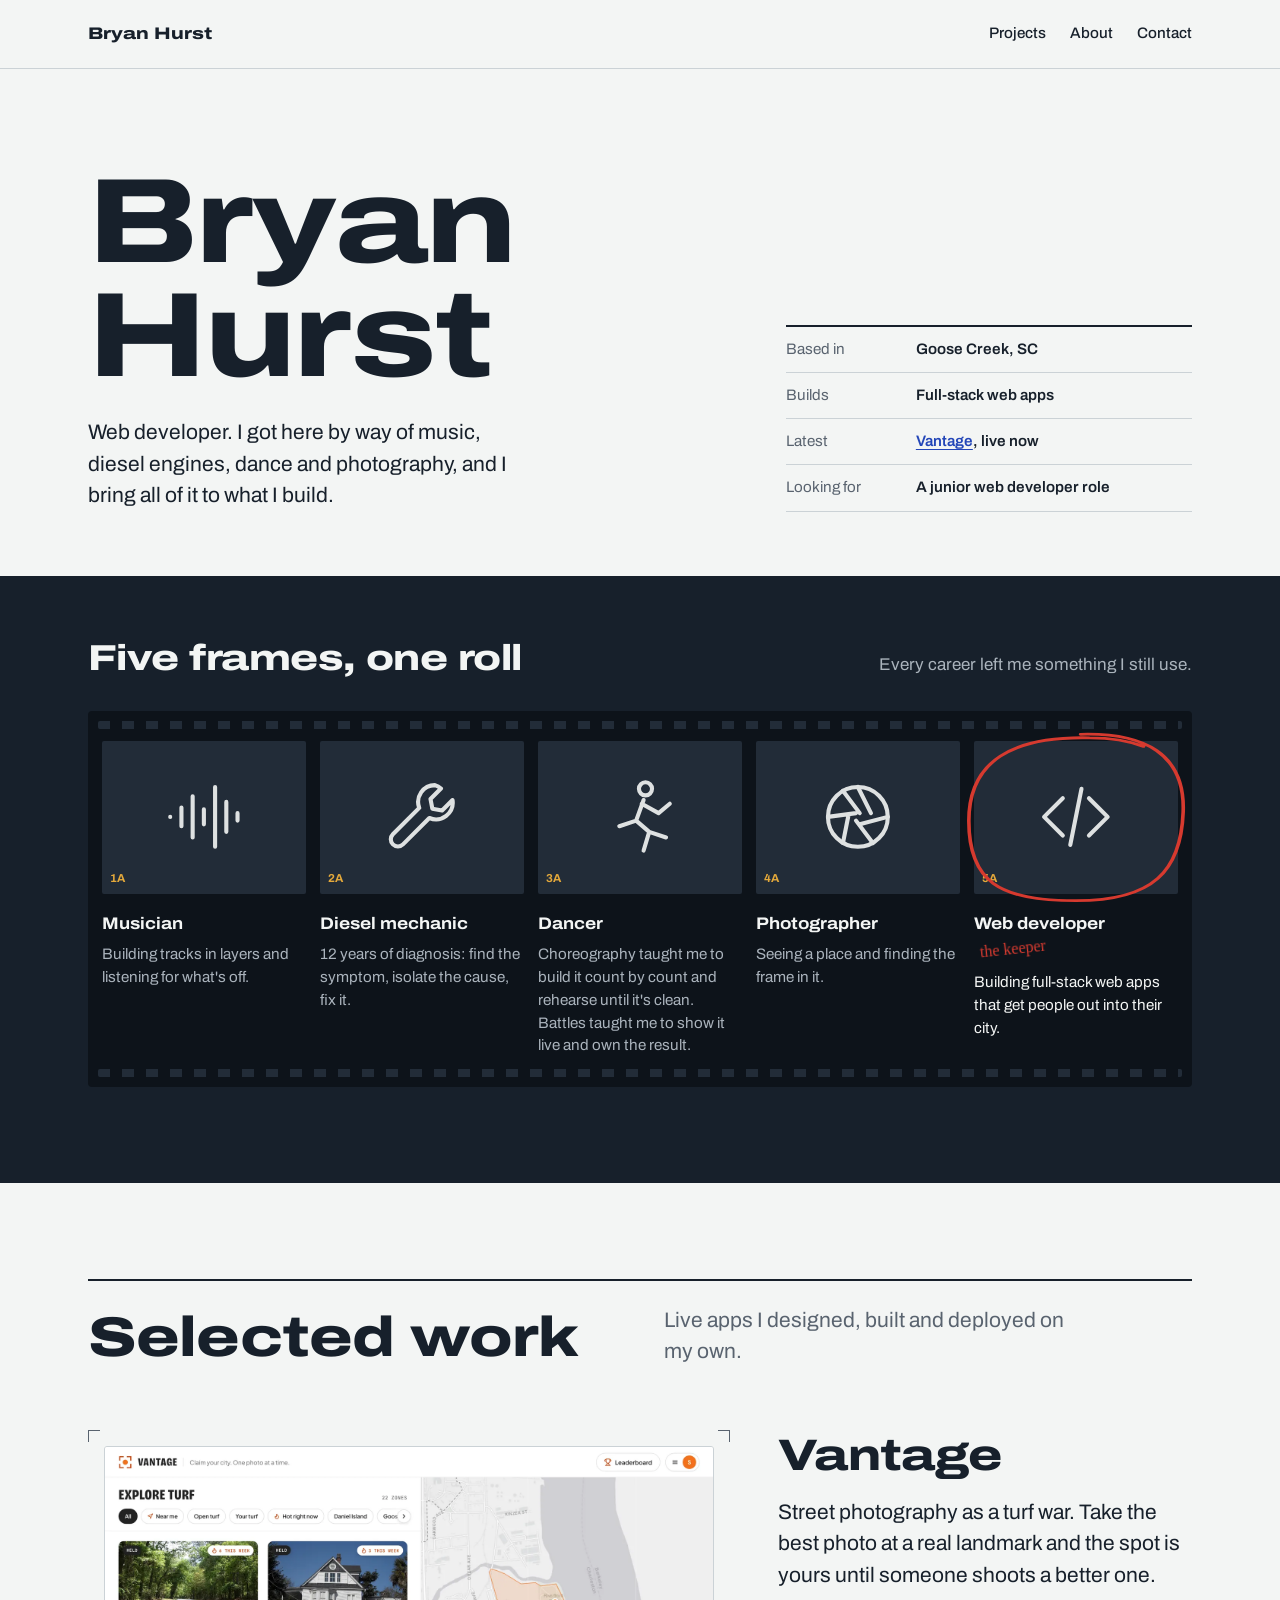
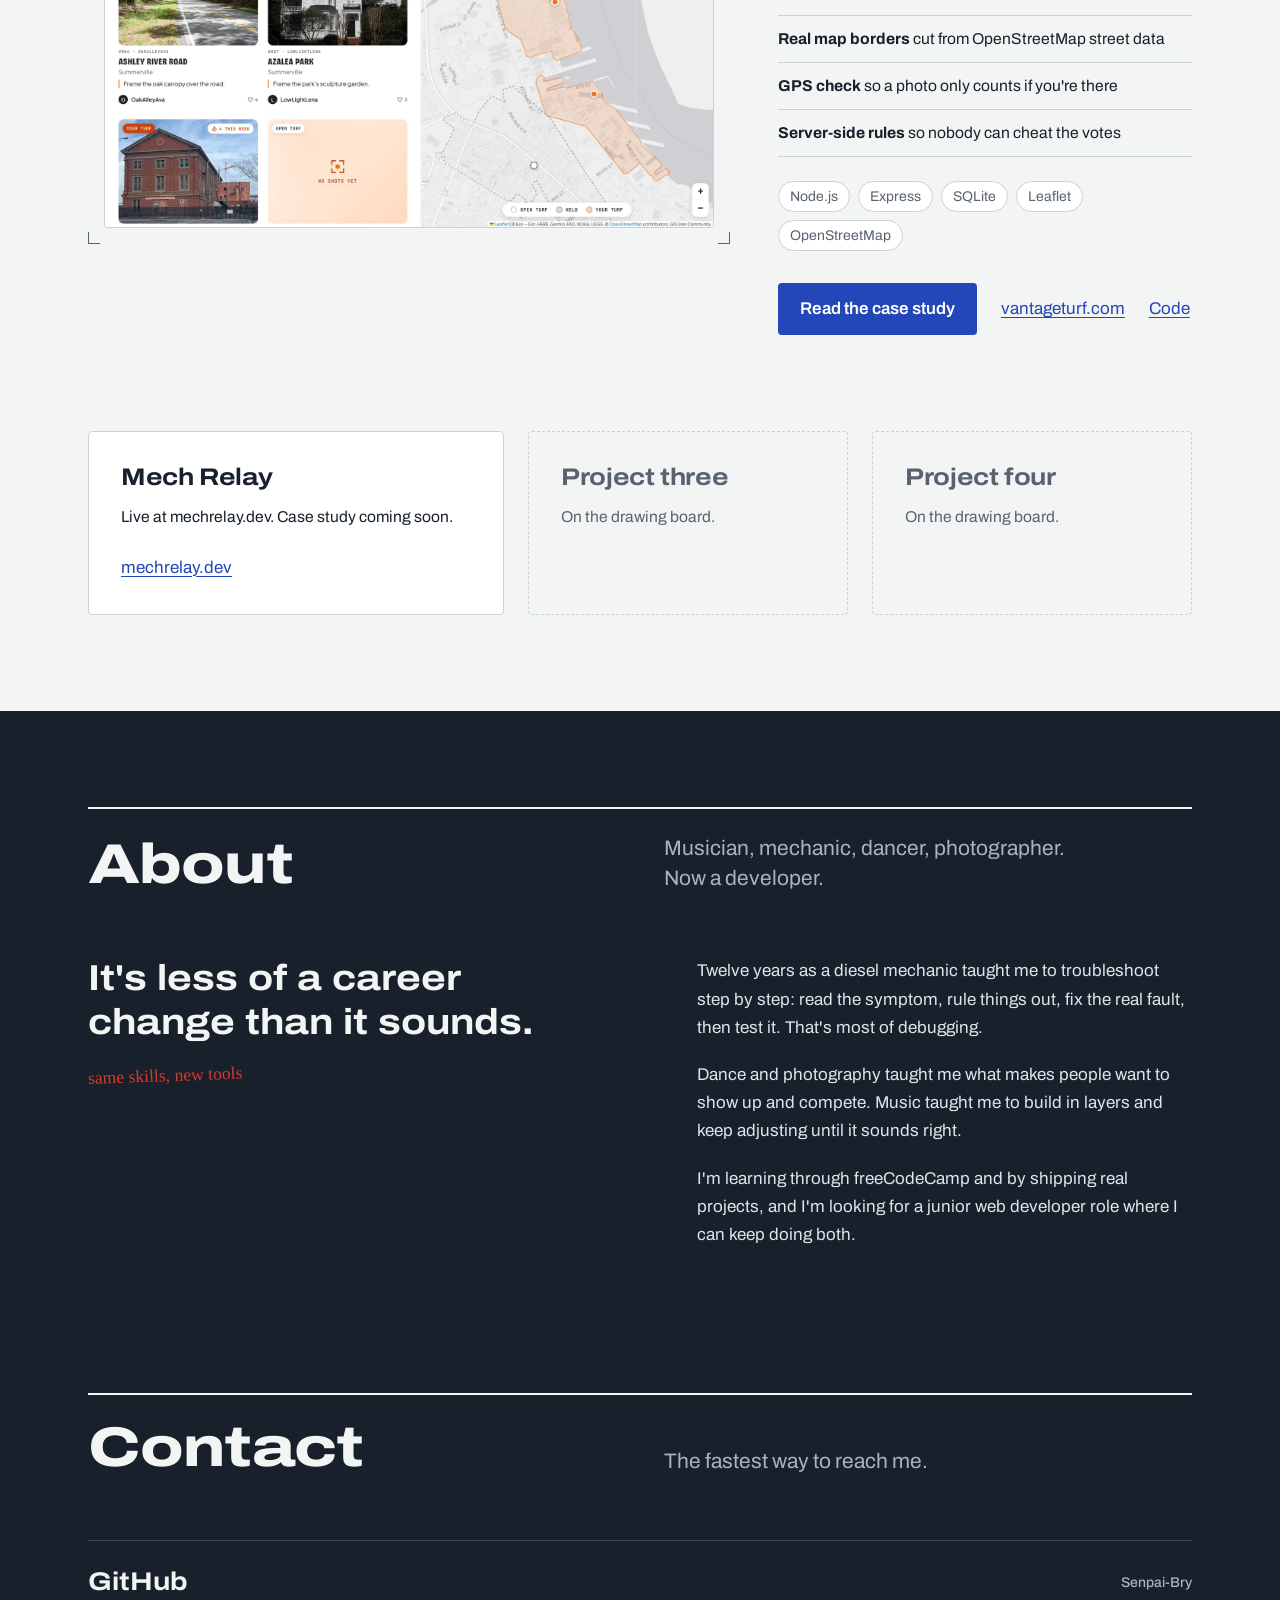
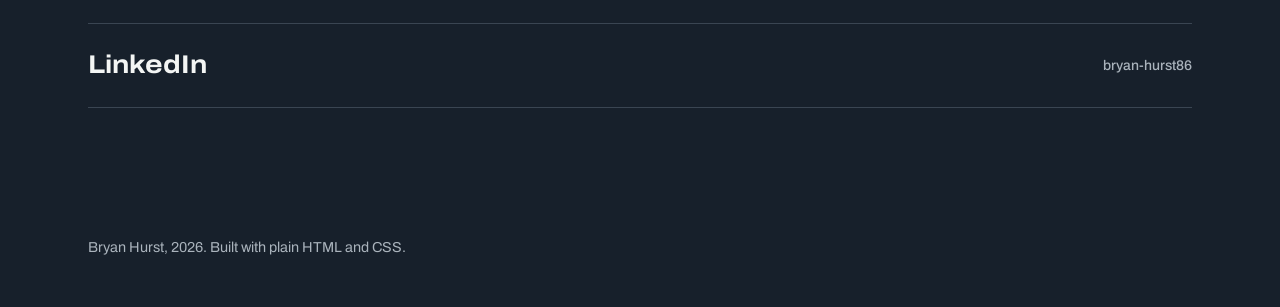
<file: index.html>
<!DOCTYPE html>
<html lang="en">
<head>
  <meta charset="UTF-8">
  <meta name="viewport" content="width=device-width, initial-scale=1">
  <title>Bryan Hurst | Web developer</title>
  <meta name="description" content="Bryan Hurst is a web developer in Goose Creek, SC. Musician, diesel mechanic, dancer and photographer turned coder.">
  <link rel="preconnect" href="https://fonts.googleapis.com">
  <link rel="preconnect" href="https://fonts.gstatic.com" crossorigin>
  <link href="https://fonts.googleapis.com/css2?family=Archivo:wdth,wght@62..125,400..800&family=Permanent+Marker&display=swap" rel="stylesheet">
  <link rel="stylesheet" href="styles.css">
</head>
<body>

  <header class="site-header">
    <div class="wrap">
      <a class="brand" href="index.html">Bryan Hurst</a>
      <nav class="site-nav" aria-label="Main">
        <a href="#projects">Projects</a>
        <a href="#about" class="hide-sm">About</a>
        <a href="#contact">Contact</a>
      </nav>
    </div>
  </header>

  <main>
    <!-- ============ HERO ============ -->
    <section class="hero">
      <div class="wrap hero-grid">
        <div>
          <h1>Bryan Hurst</h1>
          <p class="lede">Web developer. I got here by way of music, diesel engines, dance and photography, and I bring all of it to what I build.</p>
        </div>
        <dl class="plate" aria-label="Quick facts">
          <div><dt>Based in</dt><dd>Goose Creek, SC</dd></div>
          <div><dt>Builds</dt><dd>Full-stack web apps</dd></div>
          <div><dt>Latest</dt><dd><a href="vantage.html">Vantage</a>, live now</dd></div>
          <div><dt>Looking for</dt><dd>A junior web developer role</dd></div>
        </dl>
      </div>
    </section>

    <!-- ============ CONTACT SHEET: the career path ============ -->
    <section class="sheet-band" aria-labelledby="path-title">
      <div class="wrap">
        <div class="intro">
          <h2 id="path-title">Five frames, one roll</h2>
          <p>Every career left me something I still use.</p>
        </div>

        <ol class="strip">
          <li class="frame">
            <div class="shot-box">
              <svg class="icon" viewBox="0 0 48 48" aria-hidden="true"><path d="M6 24v0M12 19v10M18 13v22M24 20v8M30 8v32M36 16v16M42 22v4"/></svg>
              <span class="edge">1A</span>
            </div>
            <span class="role">Musician</span>
            <p>Building tracks in layers and listening for what's off.</p>
          </li>
          <li class="frame">
            <div class="shot-box">
              <svg class="icon" viewBox="0 0 48 48" aria-hidden="true"><path d="M31 7a9 9 0 0 0-8.4 12.2L8.5 33.3a3.8 3.8 0 0 0 5.4 5.4L28 24.6A9 9 0 0 0 40.4 15l-5.6 5.6-5.2-1-1-5.2L34.2 8.8A9 9 0 0 0 31 7z"/></svg>
              <span class="edge">2A</span>
            </div>
            <span class="role">Diesel mechanic</span>
            <p>12 years of diagnosis: find the symptom, isolate the cause, fix it.</p>
          </li>
          <li class="frame">
            <div class="shot-box">
              <svg class="icon" viewBox="0 0 48 48" aria-hidden="true"><circle cx="27" cy="9" r="3.5"/><path d="M26 15l-4 11 7 6-3 10M22 26l-9 3M25 17l9 5 6-5M29 32l9 3"/></svg>
              <span class="edge">3A</span>
            </div>
            <span class="role">Dancer</span>
            <p>Choreography taught me to build it count by count and rehearse until it's clean. Battles taught me to show it live and own the result.</p>
          </li>
          <li class="frame">
            <div class="shot-box">
              <svg class="icon" viewBox="0 0 48 48" aria-hidden="true"><circle cx="24" cy="24" r="16"/><path d="M24 8l7 14M40 24l-15 4M32 38l-9-12M16 38l3-15M8 24l15-2M16 10l9 12"/></svg>
              <span class="edge">4A</span>
            </div>
            <span class="role">Photographer</span>
            <p>Seeing a place and finding the frame in it.</p>
          </li>
          <li class="frame keeper">
            <div class="shot-box">
              <svg class="icon" viewBox="0 0 48 48" aria-hidden="true"><path d="M17 14L7 24l10 10M31 14l10 10-10 10M27 9l-6 30"/></svg>
              <span class="edge">5A</span>
              <svg class="circle" viewBox="0 0 100 100" preserveAspectRatio="none" aria-hidden="true">
                <path pathLength="1" d="M52 3C80 2 98 14 97 47S84 97 50 97 3 86 3 52 22 4 56 5c10 0 18 2 24 5"/>
              </svg>
            </div>
            <span class="role">Web developer <span class="note hand" aria-hidden="true">the keeper</span></span>
            <p>Building full-stack web apps that get people out into their city.</p>
          </li>
        </ol>
      </div>
    </section>

    <!-- ============ PROJECTS ============ -->
    <section class="section" id="projects">
      <div class="wrap">
        <div class="section-head">
          <h2>Selected work</h2>
          <p>Live apps I designed, built and deployed on my own.</p>
        </div>

        <article class="feature">
          <a href="vantage.html" class="print" aria-label="Read the Vantage case study">
            <img src="images/vantage-02-turf-map-desktop.webp" width="1600" height="1000"
                 alt="Vantage turf map: two zones in North Charleston shaded orange, their borders following real streets.">
          </a>
          <div>
            <h3>Vantage</h3>
            <p class="lede">Street photography as a turf war. Take the best photo at a real landmark and the spot is yours until someone shoots a better one.</p>
            <ul class="built" aria-label="Highlights">
              <li><b>Real map borders</b> cut from OpenStreetMap street data</li>
              <li><b>GPS check</b> so a photo only counts if you're there</li>
              <li><b>Server-side rules</b> so nobody can cheat the votes</li>
            </ul>
            <ul class="stack" aria-label="Built with">
              <li>Node.js</li><li>Express</li><li>SQLite</li><li>Leaflet</li><li>OpenStreetMap</li>
            </ul>
            <div class="links">
              <a class="button" href="vantage.html">Read the case study</a>
              <a href="https://vantageturf.com">vantageturf.com</a>
              <a href="https://github.com/Senpai-Bry/vantage">Code</a>
            </div>
          </div>
        </article>

        <div class="more">
          <article class="project">
            <h3>Mech Relay</h3>
            <!-- TODO (Bry): replace this line with a one-sentence description of Mech Relay -->
            <p>Live at mechrelay.dev. Case study coming soon.</p>
            <div class="links"><a href="https://mechrelay.dev">mechrelay.dev</a></div>
          </article>
          <article class="project planned">
            <h3>Project three</h3>
            <p>On the drawing board.</p>
          </article>
          <article class="project planned">
            <h3>Project four</h3>
            <p>On the drawing board.</p>
          </article>
        </div>
      </div>
    </section>

    <!-- ============ ABOUT + CONTACT (dark band) ============ -->
    <div class="dark">
      <section class="section" id="about">
        <div class="wrap">
          <div class="section-head">
            <h2>About</h2>
            <p>Musician, mechanic, dancer, photographer. Now a developer.</p>
          </div>
          <div class="about-grid">
            <p class="pull">It's less of a career change than it sounds.
              <span class="hand" aria-hidden="true">same skills, new tools</span>
            </p>
            <div class="body">
              <p>Twelve years as a diesel mechanic taught me to troubleshoot step by step: read the symptom, rule things out, fix the real fault, then test it. That's most of debugging.</p>
              <p>Dance and photography taught me what makes people want to show up and compete. Music taught me to build in layers and keep adjusting until it sounds right.</p>
              <p>I'm learning through freeCodeCamp and by shipping real projects, and I'm looking for a junior web developer role where I can keep doing both.</p>
            </div>
          </div>
        </div>
      </section>

      <section class="section" id="contact">
        <div class="wrap">
          <div class="section-head">
            <h2>Contact</h2>
            <p>The fastest way to reach me.</p>
          </div>
          <ul class="contact-list">
            <li><a href="https://github.com/Senpai-Bry">GitHub <span>Senpai-Bry</span></a></li>
            <li><a href="https://www.linkedin.com/in/bryan-hurst86" target="_blank" rel="noopener">LinkedIn <span>bryan-hurst86</span></a></li>
            <!-- TODO (Bry): add your email, for example:
            <li><a href="mailto:you@example.com">Email <span>you@example.com</span></a></li>
            -->
          </ul>
        </div>
      </section>

      <footer class="site-footer">
        <div class="wrap">Bryan Hurst, 2026. Built with plain HTML and CSS.</div>
      </footer>
    </div>
  </main>

</body>
</html>
</file>
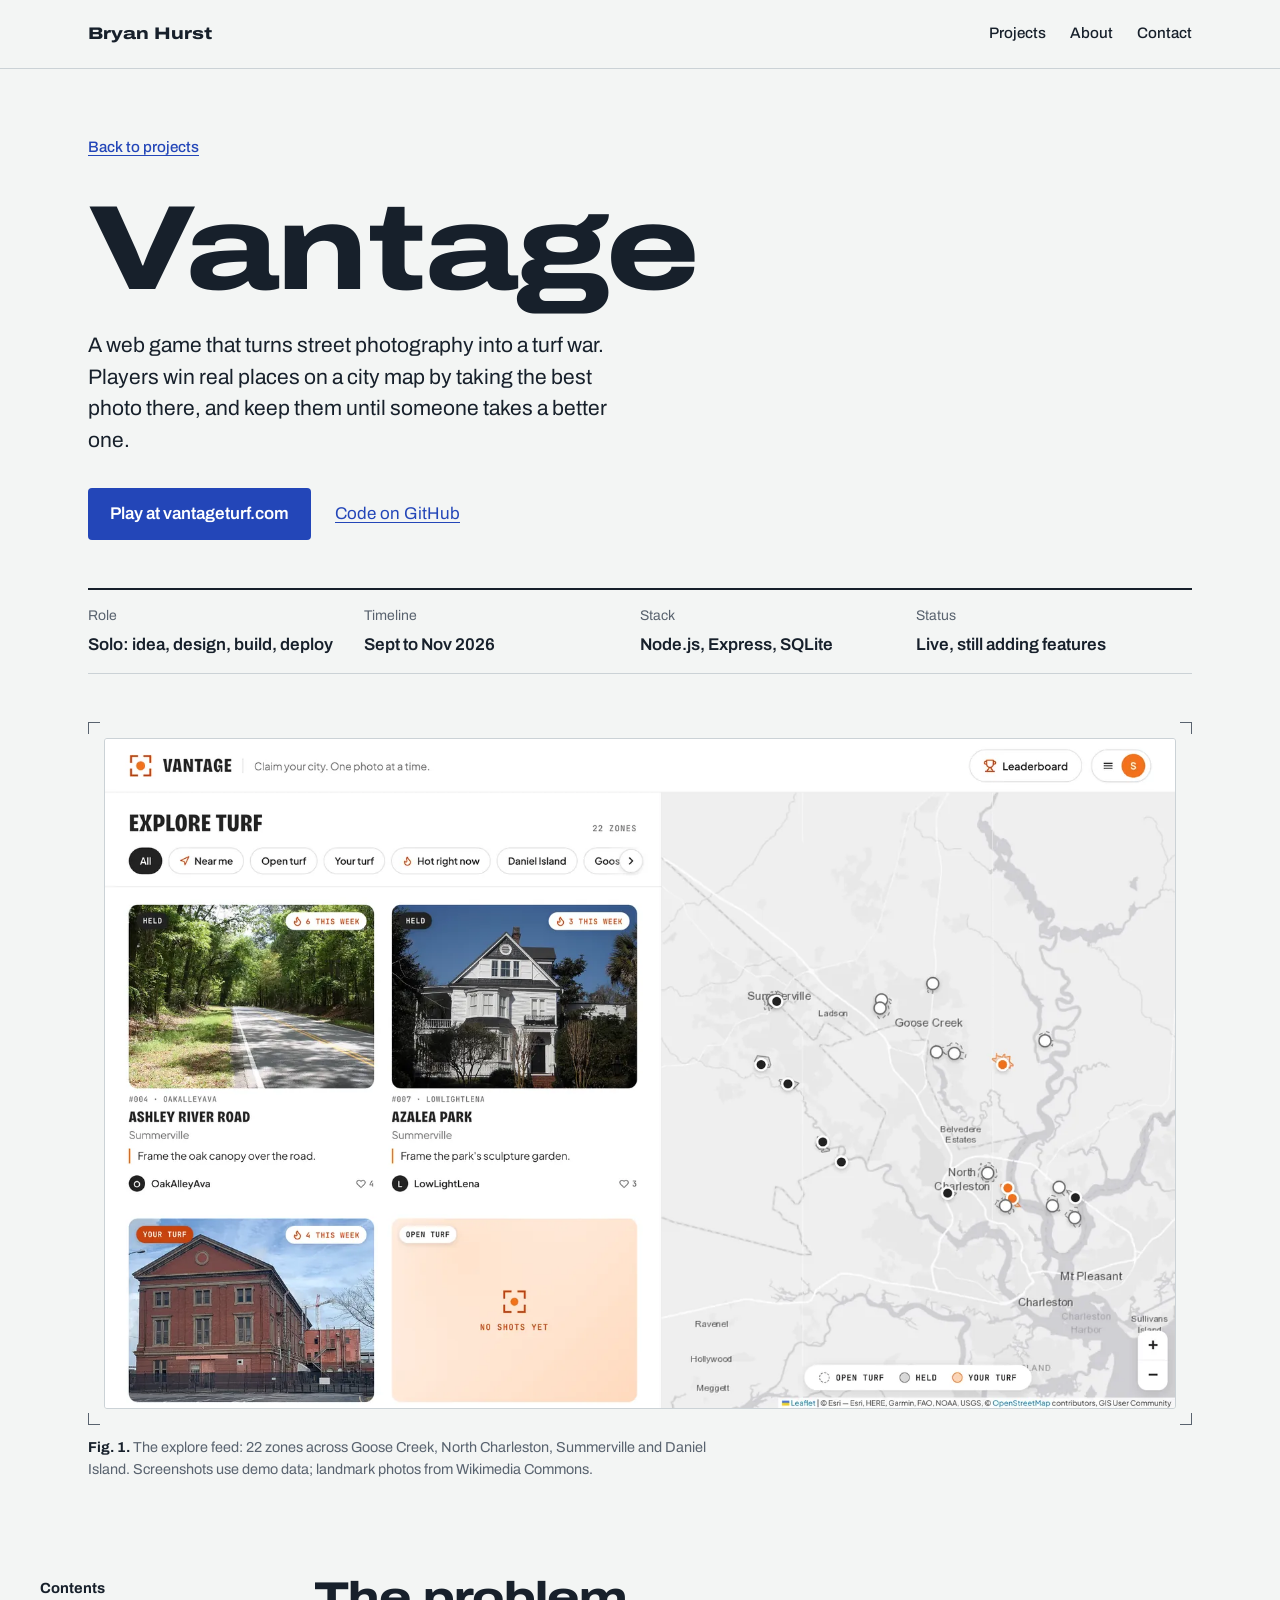
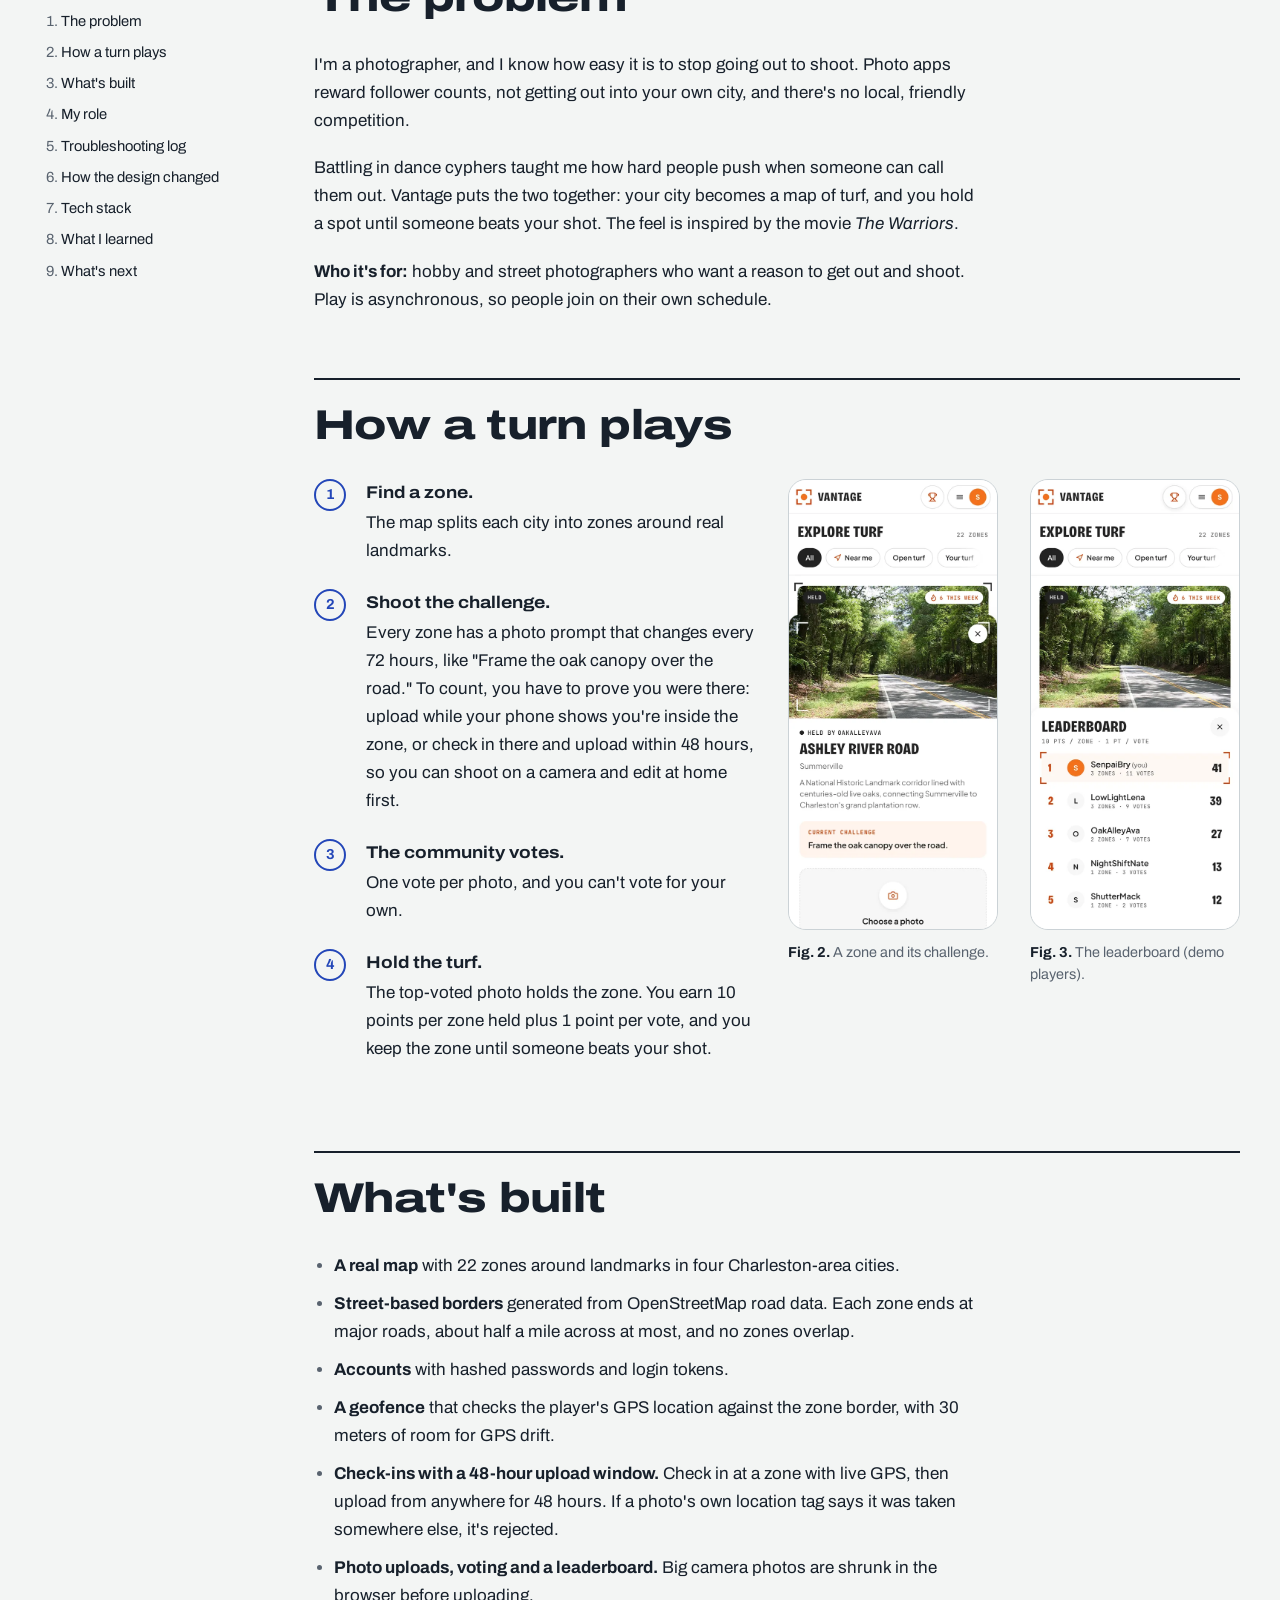
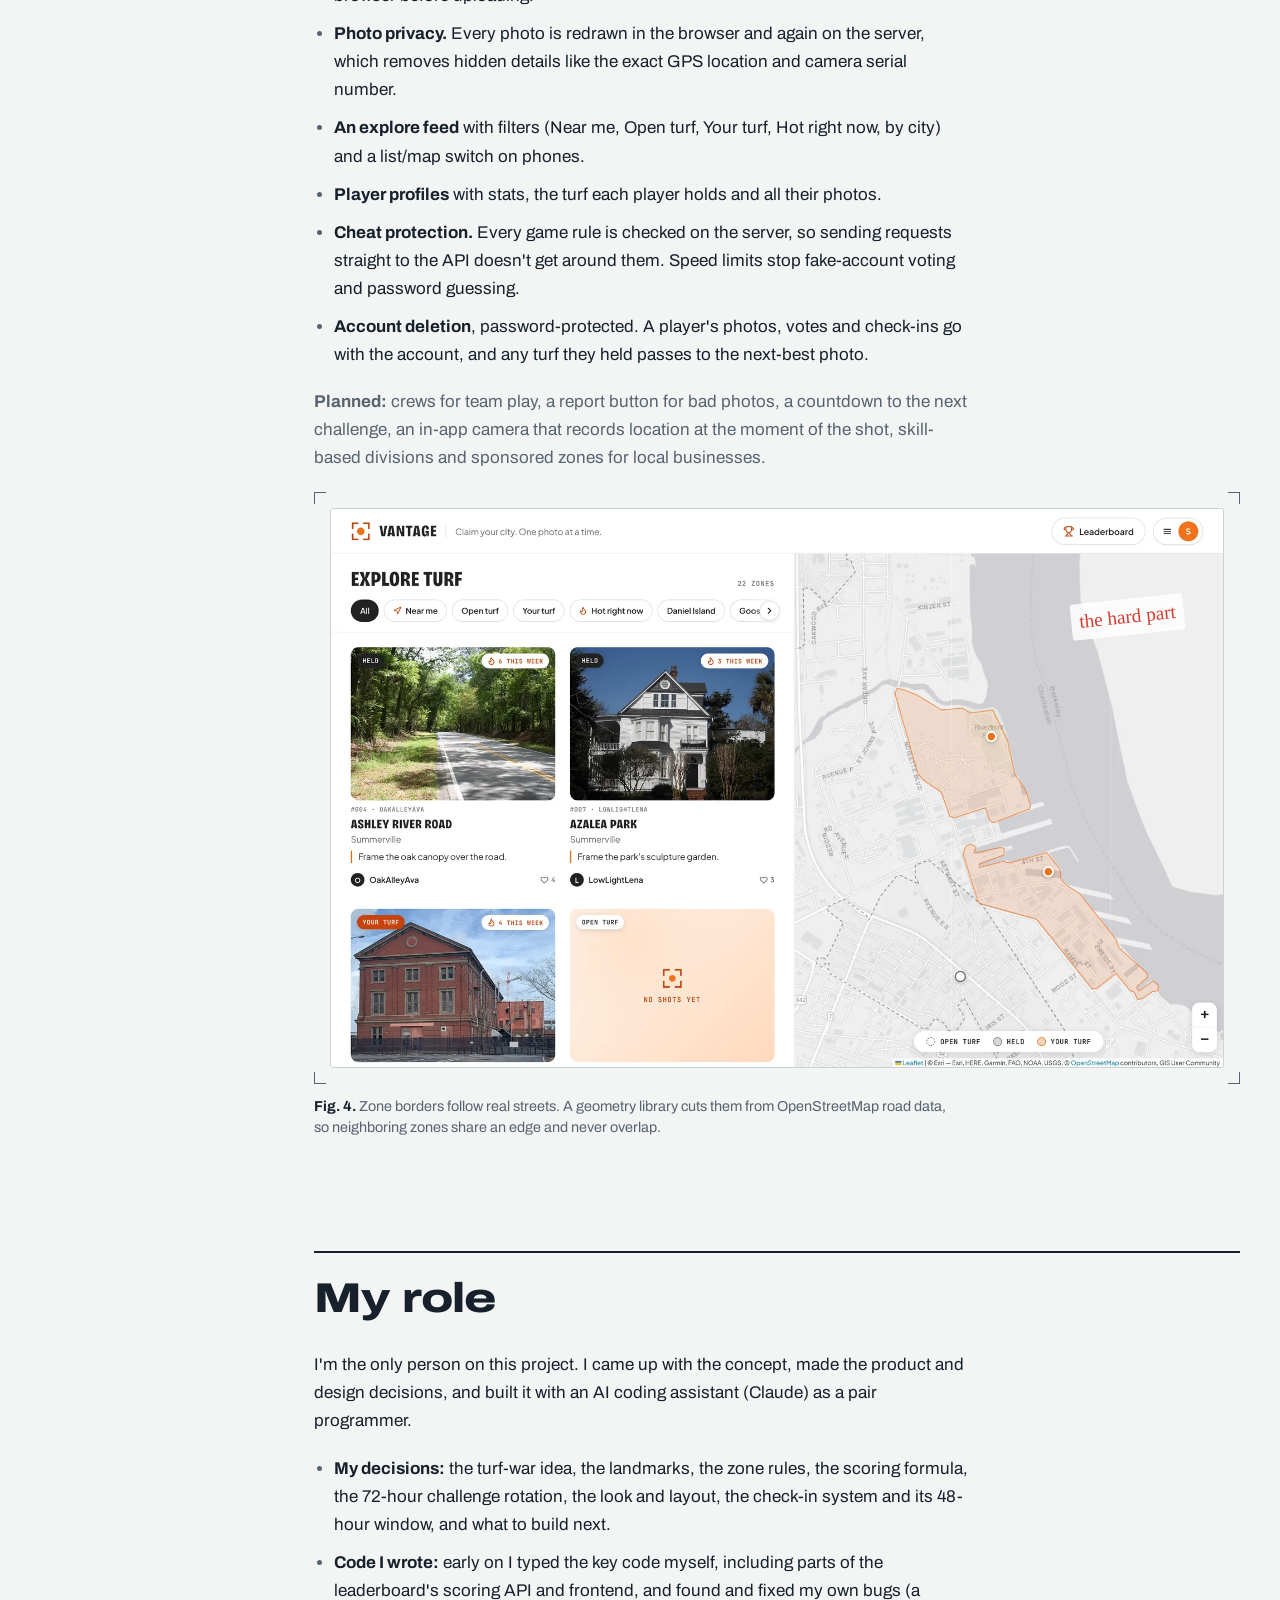
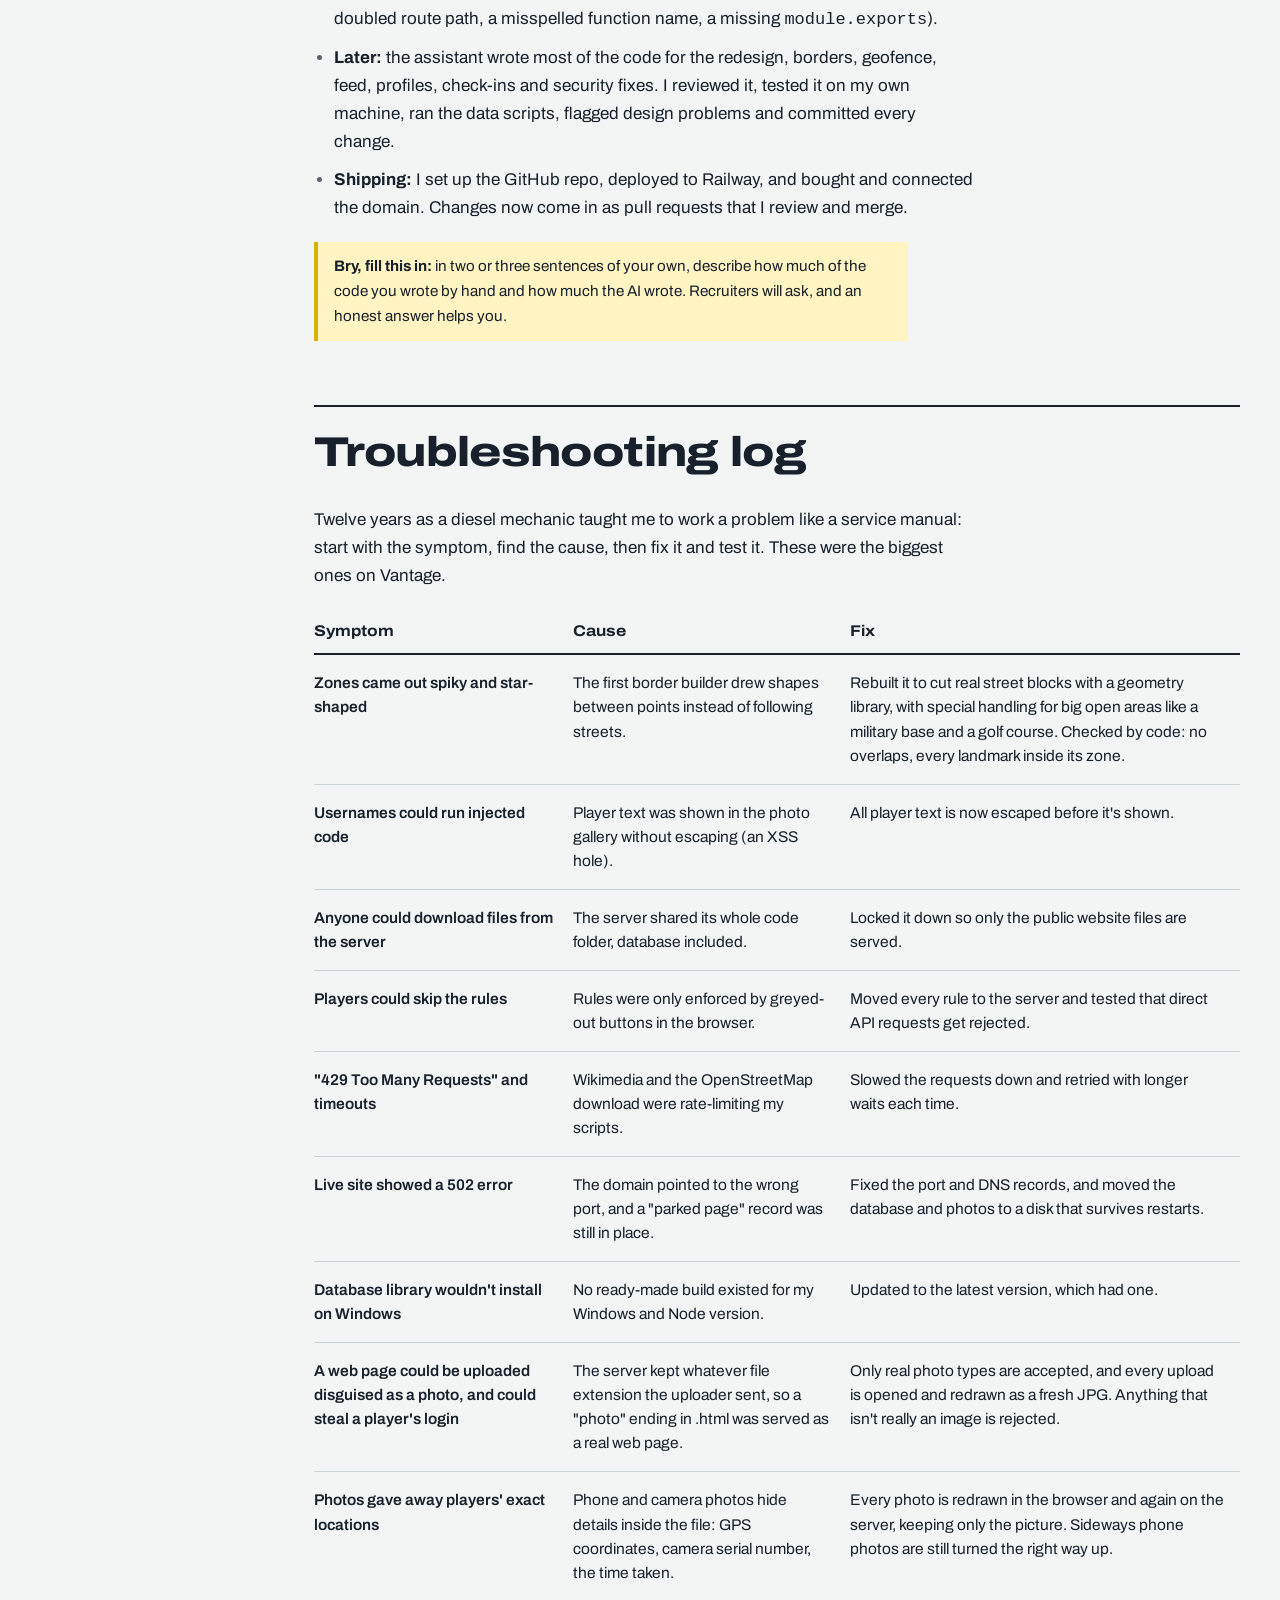
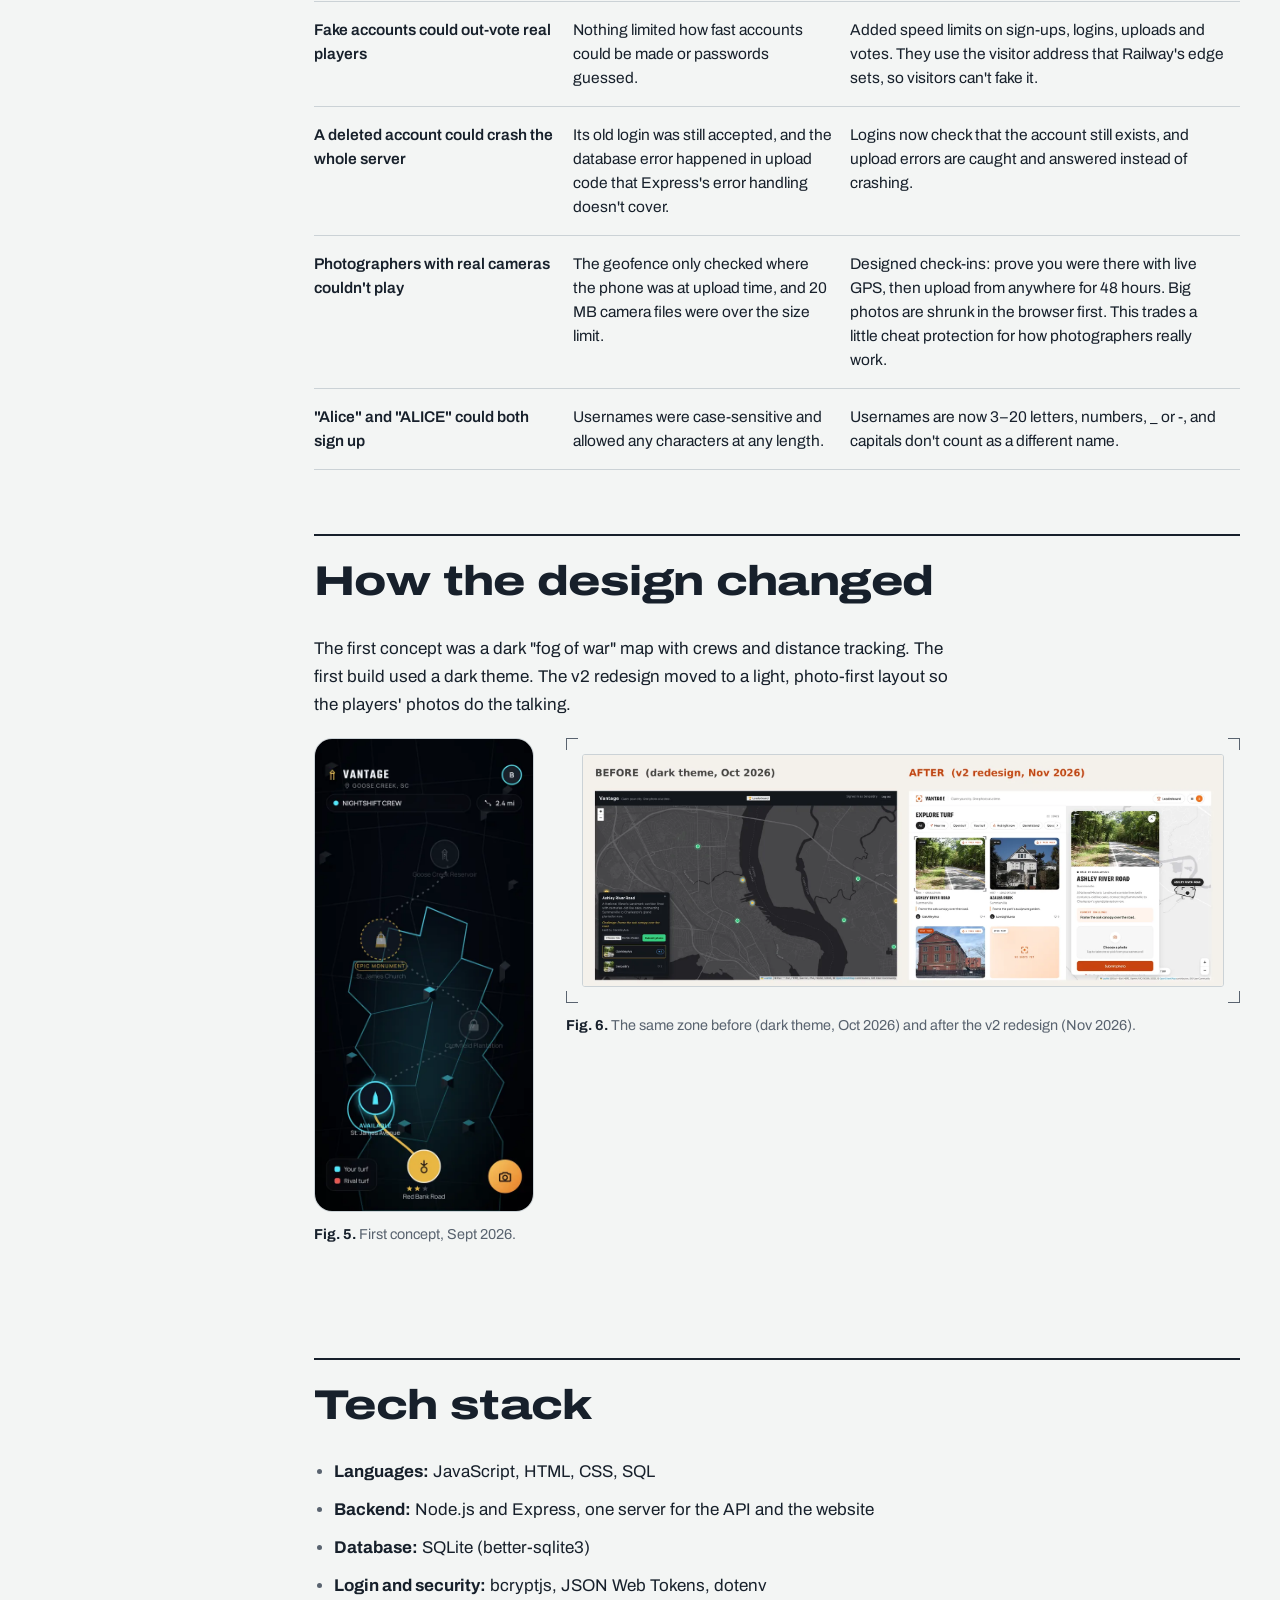
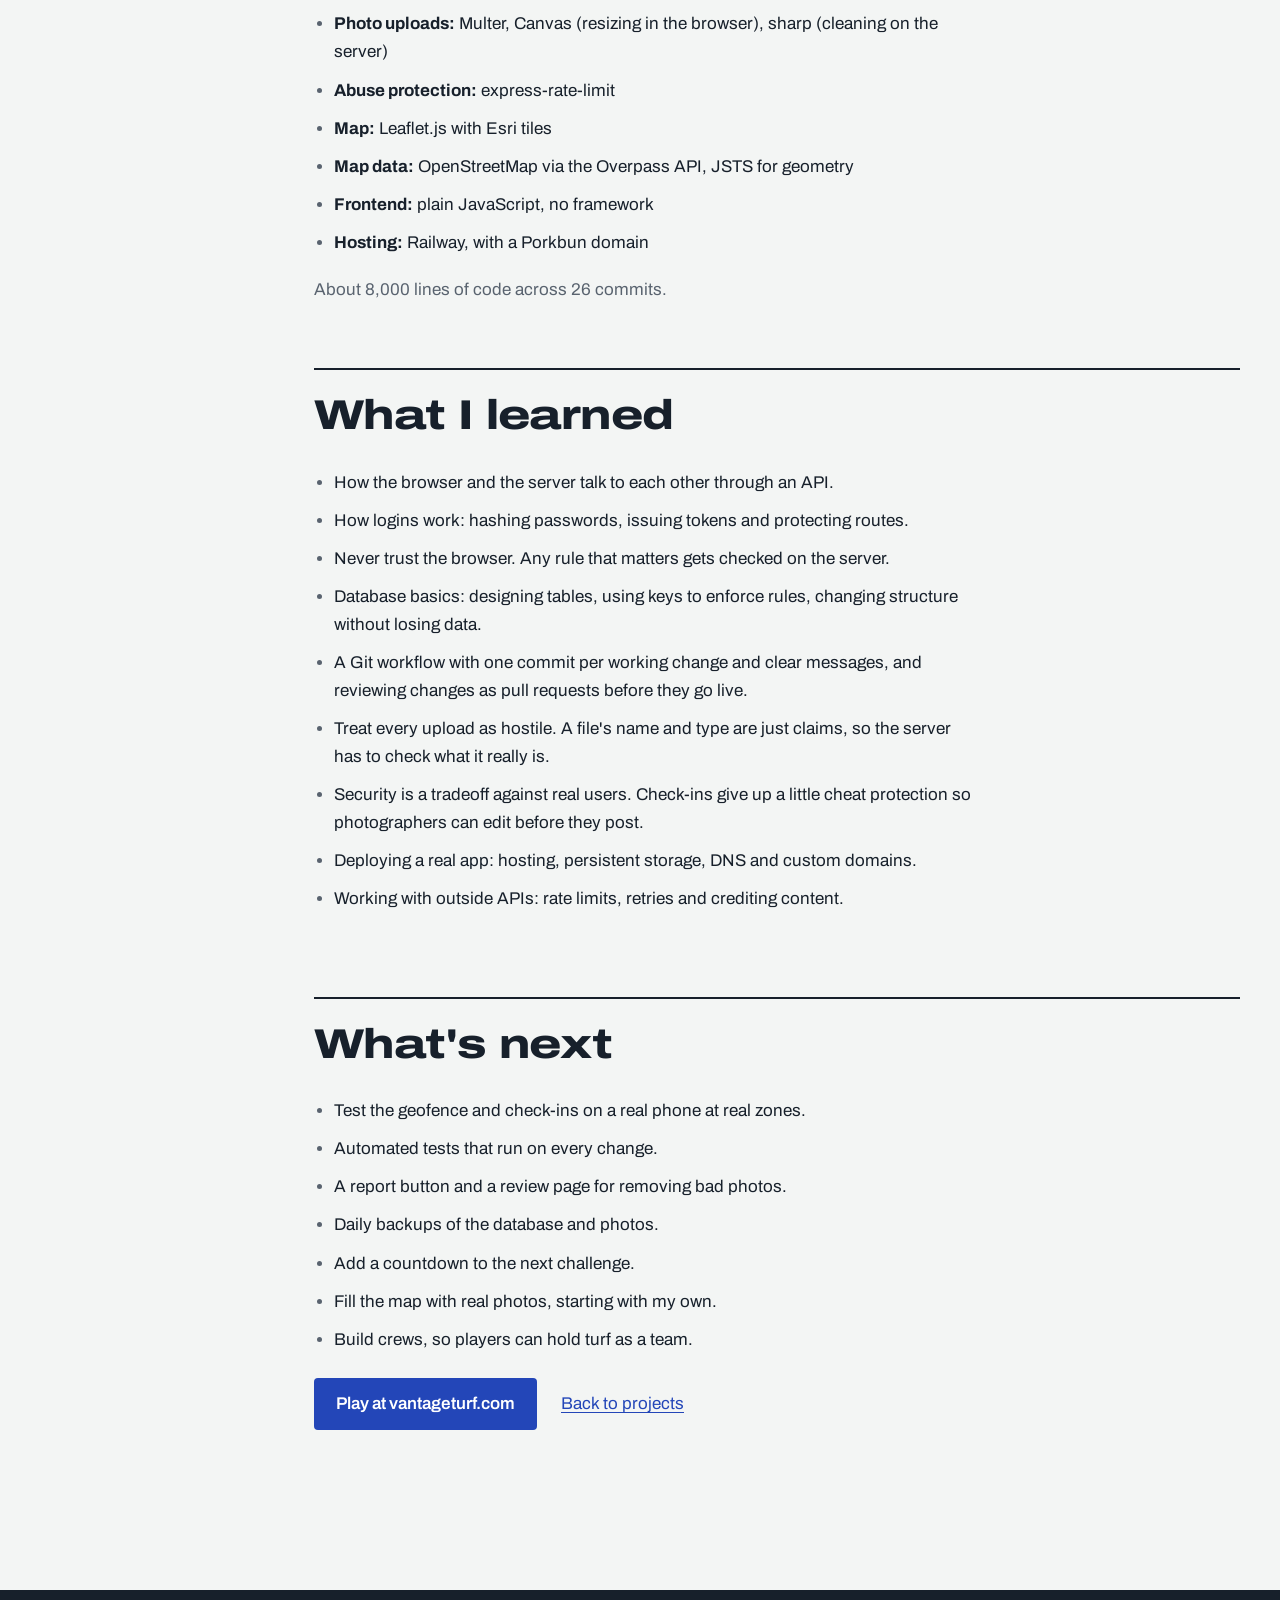
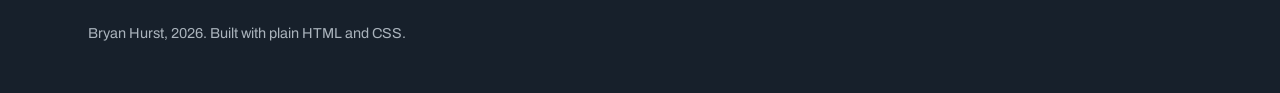
<file: vantage.html>
<!DOCTYPE html>
<html lang="en">
<head>
  <meta charset="UTF-8">
  <meta name="viewport" content="width=device-width, initial-scale=1">
  <title>Vantage case study | Bryan Hurst</title>
  <meta name="description" content="Vantage: a web game that turns street photography into a turf war. Case study by Bryan Hurst.">
  <link rel="preconnect" href="https://fonts.googleapis.com">
  <link rel="preconnect" href="https://fonts.gstatic.com" crossorigin>
  <link href="https://fonts.googleapis.com/css2?family=Archivo:wdth,wght@62..125,400..800&family=Permanent+Marker&display=swap" rel="stylesheet">
  <link rel="stylesheet" href="styles.css">
</head>
<body>

  <header class="site-header">
    <div class="wrap">
      <a class="brand" href="index.html">Bryan Hurst</a>
      <nav class="site-nav" aria-label="Main">
        <a href="index.html#projects">Projects</a>
        <a href="index.html#about" class="hide-sm">About</a>
        <a href="index.html#contact">Contact</a>
      </nav>
    </div>
  </header>

  <main>
    <!-- TOP OF THE CASE STUDY -->
    <section class="case-hero">
      <div class="wrap">
        <a class="back" href="index.html#projects">Back to projects</a>
        <h1>Vantage</h1>
        <p class="lede">A web game that turns street photography into a turf war. Players win real places on a city map by taking the best photo there, and keep them until someone takes a better one.</p>
        <div class="links">
          <a class="button" href="https://vantageturf.com">Play at vantageturf.com</a>
          <a href="https://github.com/Senpai-Bry/vantage">Code on GitHub</a>
        </div>

        <dl class="specs">
          <div><dt>Role</dt><dd>Solo: idea, design, build, deploy</dd></div>
          <div><dt>Timeline</dt><dd>Sept to Nov 2026</dd></div>
          <div><dt>Stack</dt><dd>Node.js, Express, SQLite</dd></div>
          <div><dt>Status</dt><dd>Live, still adding features</dd></div>
        </dl>
      </div>
    </section>

    <div class="wrap">
      <figure class="fig">
        <div class="print">
          <img src="images/vantage-01-explore-feed-desktop.webp" width="1600" height="1000"
               alt="Vantage explore page: zone cards with photos on the left, a map of the Charleston area with zone markers on the right.">
        </div>
        <figcaption><b>Fig. 1.</b> The explore feed: 22 zones across Goose Creek, North Charleston, Summerville and Daniel Island. Screenshots use demo data; landmark photos from Wikimedia Commons.</figcaption>
      </figure>
    </div>

    <!-- THE MANUAL: contents on the left, chapters on the right -->
    <div class="wrap manual">
      <nav class="contents" aria-label="Case study contents">
        <p>Contents</p>
        <ol>
          <li><a href="#problem">The problem</a></li>
          <li><a href="#how">How a turn plays</a></li>
          <li><a href="#built">What's built</a></li>
          <li><a href="#role">My role</a></li>
          <li><a href="#troubleshooting">Troubleshooting log</a></li>
          <li><a href="#design">How the design changed</a></li>
          <li><a href="#stack">Tech stack</a></li>
          <li><a href="#learned">What I learned</a></li>
          <li><a href="#next">What's next</a></li>
        </ol>
      </nav>

      <div>
        <section class="chapter" id="problem">
          <h2>The problem</h2>
          <p>I'm a photographer, and I know how easy it is to stop going out to shoot. Photo apps reward follower counts, not getting out into your own city, and there's no local, friendly competition.</p>
          <p>Battling in dance cyphers taught me how hard people push when someone can call them out. Vantage puts the two together: your city becomes a map of turf, and you hold a spot until someone beats your shot. The feel is inspired by the movie <i>The Warriors</i>.</p>
          <p><b>Who it's for:</b> hobby and street photographers who want a reason to get out and shoot. Play is asynchronous, so people join on their own schedule.</p>
        </section>

        <section class="chapter" id="how">
          <h2>How a turn plays</h2>
          <div class="steps-grid">
            <ol class="steps">
              <li><b>Find a zone.</b> The map splits each city into zones around real landmarks.</li>
              <li><b>Shoot the challenge.</b> Every zone has a photo prompt that changes every 72 hours, like "Frame the oak canopy over the road." To count, you have to prove you were there: upload while your phone shows you're inside the zone, or check in there and upload within 48 hours, so you can shoot on a camera and edit at home first.</li>
              <li><b>The community votes.</b> One vote per photo, and you can't vote for your own.</li>
              <li><b>Hold the turf.</b> The top-voted photo holds the zone. You earn 10 points per zone held plus 1 point per vote, and you keep the zone until someone beats your shot.</li>
            </ol>
            <figure class="fig phone">
              <img src="images/vantage-03-zone-challenge-phone.webp" width="560" height="1211" loading="lazy"
                   alt="Phone screen: the Ashley River Road zone with its current challenge and a photo upload area.">
              <figcaption><b>Fig. 2.</b> A zone and its challenge.</figcaption>
            </figure>
            <figure class="fig phone">
              <img src="images/vantage-04-leaderboard-phone.webp" width="560" height="1211" loading="lazy"
                   alt="Phone screen: the leaderboard with five players ranked by points.">
              <figcaption><b>Fig. 3.</b> The leaderboard (demo players).</figcaption>
            </figure>
          </div>
        </section>

        <section class="chapter" id="built">
          <h2>What's built</h2>
          <ul>
            <li><b>A real map</b> with 22 zones around landmarks in four Charleston-area cities.</li>
            <li><b>Street-based borders</b> generated from OpenStreetMap road data. Each zone ends at major roads, about half a mile across at most, and no zones overlap.</li>
            <li><b>Accounts</b> with hashed passwords and login tokens.</li>
            <li><b>A geofence</b> that checks the player's GPS location against the zone border, with 30 meters of room for GPS drift.</li>
            <li><b>Check-ins with a 48-hour upload window.</b> Check in at a zone with live GPS, then upload from anywhere for 48 hours. If a photo's own location tag says it was taken somewhere else, it's rejected.</li>
            <li><b>Photo uploads, voting and a leaderboard.</b> Big camera photos are shrunk in the browser before uploading.</li>
            <li><b>Photo privacy.</b> Every photo is redrawn in the browser and again on the server, which removes hidden details like the exact GPS location and camera serial number.</li>
            <li><b>An explore feed</b> with filters (Near me, Open turf, Your turf, Hot right now, by city) and a list/map switch on phones.</li>
            <li><b>Player profiles</b> with stats, the turf each player holds and all their photos.</li>
            <li><b>Cheat protection.</b> Every game rule is checked on the server, so sending requests straight to the API doesn't get around them. Speed limits stop fake-account voting and password guessing.</li>
            <li><b>Account deletion</b>, password-protected. A player's photos, votes and check-ins go with the account, and any turf they held passes to the next-best photo.</li>
          </ul>
          <p class="muted"><b>Planned:</b> crews for team play, a report button for bad photos, a countdown to the next challenge, an in-app camera that records location at the moment of the shot, skill-based divisions and sponsored zones for local businesses.</p>

          <figure class="fig">
            <div class="print annotated">
              <span class="note hand" aria-hidden="true">the hard part</span>
              <img src="images/vantage-02-turf-map-desktop.webp" width="1600" height="1000" loading="lazy"
                   alt="Close-up of the map: two orange zones in North Charleston whose edges follow real streets.">
            </div>
            <figcaption><b>Fig. 4.</b> Zone borders follow real streets. A geometry library cuts them from OpenStreetMap road data, so neighboring zones share an edge and never overlap.</figcaption>
          </figure>
        </section>

        <section class="chapter" id="role">
          <h2>My role</h2>
          <p>I'm the only person on this project. I came up with the concept, made the product and design decisions, and built it with an AI coding assistant (Claude) as a pair programmer.</p>
          <ul>
            <li><b>My decisions:</b> the turf-war idea, the landmarks, the zone rules, the scoring formula, the 72-hour challenge rotation, the look and layout, the check-in system and its 48-hour window, and what to build next.</li>
            <li><b>Code I wrote:</b> early on I typed the key code myself, including parts of the leaderboard's scoring API and frontend, and found and fixed my own bugs (a doubled route path, a misspelled function name, a missing <code>module.exports</code>).</li>
            <li><b>Later:</b> the assistant wrote most of the code for the redesign, borders, geofence, feed, profiles, check-ins and security fixes. I reviewed it, tested it on my own machine, ran the data scripts, flagged design problems and committed every change.</li>
            <li><b>Shipping:</b> I set up the GitHub repo, deployed to Railway, and bought and connected the domain. Changes now come in as pull requests that I review and merge.</li>
          </ul>
          <!-- TODO (Bry): write this in your own words, then delete the yellow box -->
          <p class="todo"><b>Bry, fill this in:</b> in two or three sentences of your own, describe how much of the code you wrote by hand and how much the AI wrote. Recruiters will ask, and an honest answer helps you.</p>
        </section>

        <section class="chapter" id="troubleshooting">
          <h2>Troubleshooting log</h2>
          <p>Twelve years as a diesel mechanic taught me to work a problem like a service manual: start with the symptom, find the cause, then fix it and test it. These were the biggest ones on Vantage.</p>
          <table class="trouble">
            <thead>
              <tr><th scope="col">Symptom</th><th scope="col">Cause</th><th scope="col">Fix</th></tr>
            </thead>
            <tbody>
              <tr>
                <td>Zones came out spiky and star-shaped</td>
                <td>The first border builder drew shapes between points instead of following streets.</td>
                <td>Rebuilt it to cut real street blocks with a geometry library, with special handling for big open areas like a military base and a golf course. Checked by code: no overlaps, every landmark inside its zone.</td>
              </tr>
              <tr>
                <td>Usernames could run injected code</td>
                <td>Player text was shown in the photo gallery without escaping (an XSS hole).</td>
                <td>All player text is now escaped before it's shown.</td>
              </tr>
              <tr>
                <td>Anyone could download files from the server</td>
                <td>The server shared its whole code folder, database included.</td>
                <td>Locked it down so only the public website files are served.</td>
              </tr>
              <tr>
                <td>Players could skip the rules</td>
                <td>Rules were only enforced by greyed-out buttons in the browser.</td>
                <td>Moved every rule to the server and tested that direct API requests get rejected.</td>
              </tr>
              <tr>
                <td>"429 Too Many Requests" and timeouts</td>
                <td>Wikimedia and the OpenStreetMap download were rate-limiting my scripts.</td>
                <td>Slowed the requests down and retried with longer waits each time.</td>
              </tr>
              <tr>
                <td>Live site showed a 502 error</td>
                <td>The domain pointed to the wrong port, and a "parked page" record was still in place.</td>
                <td>Fixed the port and DNS records, and moved the database and photos to a disk that survives restarts.</td>
              </tr>
              <tr>
                <td>Database library wouldn't install on Windows</td>
                <td>No ready-made build existed for my Windows and Node version.</td>
                <td>Updated to the latest version, which had one.</td>
              </tr>
              <tr>
                <td>A web page could be uploaded disguised as a photo, and could steal a player's login</td>
                <td>The server kept whatever file extension the uploader sent, so a "photo" ending in .html was served as a real web page.</td>
                <td>Only real photo types are accepted, and every upload is opened and redrawn as a fresh JPG. Anything that isn't really an image is rejected.</td>
              </tr>
              <tr>
                <td>Photos gave away players' exact locations</td>
                <td>Phone and camera photos hide details inside the file: GPS coordinates, camera serial number, the time taken.</td>
                <td>Every photo is redrawn in the browser and again on the server, keeping only the picture. Sideways phone photos are still turned the right way up.</td>
              </tr>
              <tr>
                <td>Fake accounts could out-vote real players</td>
                <td>Nothing limited how fast accounts could be made or passwords guessed.</td>
                <td>Added speed limits on sign-ups, logins, uploads and votes. They use the visitor address that Railway's edge sets, so visitors can't fake it.</td>
              </tr>
              <tr>
                <td>A deleted account could crash the whole server</td>
                <td>Its old login was still accepted, and the database error happened in upload code that Express's error handling doesn't cover.</td>
                <td>Logins now check that the account still exists, and upload errors are caught and answered instead of crashing.</td>
              </tr>
              <tr>
                <td>Photographers with real cameras couldn't play</td>
                <td>The geofence only checked where the phone was at upload time, and 20 MB camera files were over the size limit.</td>
                <td>Designed check-ins: prove you were there with live GPS, then upload from anywhere for 48 hours. Big photos are shrunk in the browser first. This trades a little cheat protection for how photographers really work.</td>
              </tr>
              <tr>
                <td>"Alice" and "ALICE" could both sign up</td>
                <td>Usernames were case-sensitive and allowed any characters at any length.</td>
                <td>Usernames are now 3–20 letters, numbers, _ or -, and capitals don't count as a different name.</td>
              </tr>
            </tbody>
          </table>
        </section>

        <section class="chapter" id="design">
          <h2>How the design changed</h2>
          <p>The first concept was a dark "fog of war" map with crews and distance tracking. The first build used a dark theme. The v2 redesign moved to a light, photo-first layout so the players' photos do the talking.</p>
          <div class="two-figs">
            <figure class="fig phone">
              <img src="images/vantage-00-early-concept-mockup.webp" width="500" height="1082" loading="lazy"
                   alt="Early concept mockup: a dark map with glowing zone outlines and a camera button.">
              <figcaption><b>Fig. 5.</b> First concept, Sept 2026.</figcaption>
            </figure>
            <figure class="fig">
              <div class="print">
                <img src="images/vantage-08-before-after-redesign-desktop.webp" width="1800" height="649" loading="lazy"
                     alt="Side by side: the old dark-theme map on the left and the light v2 redesign on the right.">
              </div>
              <figcaption><b>Fig. 6.</b> The same zone before (dark theme, Oct 2026) and after the v2 redesign (Nov 2026).</figcaption>
            </figure>
          </div>
        </section>

        <section class="chapter" id="stack">
          <h2>Tech stack</h2>
          <ul>
            <li><b>Languages:</b> JavaScript, HTML, CSS, SQL</li>
            <li><b>Backend:</b> Node.js and Express, one server for the API and the website</li>
            <li><b>Database:</b> SQLite (better-sqlite3)</li>
            <li><b>Login and security:</b> bcryptjs, JSON Web Tokens, dotenv</li>
            <li><b>Photo uploads:</b> Multer, Canvas (resizing in the browser), sharp (cleaning on the server)</li>
            <li><b>Abuse protection:</b> express-rate-limit</li>
            <li><b>Map:</b> Leaflet.js with Esri tiles</li>
            <li><b>Map data:</b> OpenStreetMap via the Overpass API, JSTS for geometry</li>
            <li><b>Frontend:</b> plain JavaScript, no framework</li>
            <li><b>Hosting:</b> Railway, with a Porkbun domain</li>
          </ul>
          <p class="muted">About 8,000 lines of code across 26 commits.</p>
        </section>

        <section class="chapter" id="learned">
          <h2>What I learned</h2>
          <ul>
            <li>How the browser and the server talk to each other through an API.</li>
            <li>How logins work: hashing passwords, issuing tokens and protecting routes.</li>
            <li>Never trust the browser. Any rule that matters gets checked on the server.</li>
            <li>Database basics: designing tables, using keys to enforce rules, changing structure without losing data.</li>
            <li>A Git workflow with one commit per working change and clear messages, and reviewing changes as pull requests before they go live.</li>
            <li>Treat every upload as hostile. A file's name and type are just claims, so the server has to check what it really is.</li>
            <li>Security is a tradeoff against real users. Check-ins give up a little cheat protection so photographers can edit before they post.</li>
            <li>Deploying a real app: hosting, persistent storage, DNS and custom domains.</li>
            <li>Working with outside APIs: rate limits, retries and crediting content.</li>
          </ul>
        </section>

        <section class="chapter" id="next">
          <h2>What's next</h2>
          <ul>
            <li>Test the geofence and check-ins on a real phone at real zones.</li>
            <li>Automated tests that run on every change.</li>
            <li>A report button and a review page for removing bad photos.</li>
            <li>Daily backups of the database and photos.</li>
            <li>Add a countdown to the next challenge.</li>
            <li>Fill the map with real photos, starting with my own.</li>
            <li>Build crews, so players can hold turf as a team.</li>
          </ul>
          <div class="links" style="margin-top:24px">
            <a class="button" href="https://vantageturf.com">Play at vantageturf.com</a>
            <a href="index.html#projects">Back to projects</a>
          </div>
        </section>
      </div>
    </div>
  </main>

  <footer class="site-footer dark">
    <div class="wrap">Bryan Hurst, 2026. Built with plain HTML and CSS.</div>
  </footer>

</body>
</html>
</file>
<file: styles.css>
/* =========================================================
   Bryan Hurst — portfolio styles (v2)
   Idea: a photographer's contact sheet meets a shop manual.
   Light paper, blue-black ink, cobalt for links and actions,
   and a red grease pencil used ONLY for hand-drawn marks.
   ========================================================= */

/* ---------- 1. Design tokens ---------- */
:root {
  /* color */
  --paper: #f3f5f4;
  --sheet: #ffffff;
  --ink: #17202b;
  --ink-2: #222c38;       /* raised surfaces on dark bands */
  --graphite: #59636f;
  --fog: #aab3bc;         /* secondary text on dark bands */
  --rule: #cbd2d6;
  --cobalt: #2346b8;
  --cobalt-dark: #1b3792;
  --cobalt-light: #8fa6f0; /* links on dark bands */
  --grease: #d63a2f;       /* grease pencil: marks and notes only */
  --rebate: #e4a93b;       /* film-edge numbers */
  --note: #fff4c2;

  /* type */
  --font: "Archivo", system-ui, -apple-system, "Segoe UI", sans-serif;
  --hand: "Permanent Marker", "Segoe Print", cursive;

  /* type scale */
  --t-small: 0.875rem;   /* 14 */
  --t-body: 1.0625rem;   /* 17 */
  --t-lede: 1.3125rem;   /* 21 */
  --t-h3: 1.5rem;        /* 24 */
  --t-h2: clamp(2.25rem, 4.6vw, 3.5rem);
  --t-h1: clamp(3.25rem, 10vw, 7.5rem);

  /* spacing scale */
  --s1: 8px;  --s2: 12px; --s3: 16px; --s4: 24px;
  --s5: 32px; --s6: 48px; --s7: 64px; --s8: 96px; --s9: 128px;

  --wrap: 1200px;
  --gutter: clamp(20px, 4vw, 48px);
}

/* ---------- 2. Base ---------- */
*, *::before, *::after { box-sizing: border-box; }
html { scroll-behavior: smooth; }

body {
  margin: 0;
  background: var(--paper);
  color: var(--ink);
  font-family: var(--font);
  font-size: var(--t-body);
  line-height: 1.65;
  -webkit-font-smoothing: antialiased;
}

img { max-width: 100%; height: auto; display: block; }

a { color: var(--cobalt); text-underline-offset: 3px; }
a:hover { text-decoration-thickness: 2px; }

:focus-visible { outline: 3px solid var(--cobalt); outline-offset: 3px; border-radius: 2px; }

.wrap { max-width: var(--wrap); margin: 0 auto; padding: 0 var(--gutter); }

/* Headings: Archivo stretched extra-wide is the signature */
h1, h2, h3 { margin: 0; font-weight: 800; letter-spacing: -0.015em; }
h1 { font-size: var(--t-h1); font-stretch: 125%; line-height: 0.95; }
h2 { font-size: var(--t-h2); font-stretch: 125%; line-height: 1.02; }
h3 { font-size: var(--t-h3); font-stretch: 115%; line-height: 1.15; font-weight: 700; }

/* Paragraph rhythm: one consistent gap, readable line length */
p { margin: 0 0 1.15em; max-width: 66ch; }
p:last-child { margin-bottom: 0; }
.lede { font-size: var(--t-lede); line-height: 1.5; max-width: 36ch; }
.muted { color: var(--graphite); }

/* Grease-pencil handwriting, used 2–3 times on the whole site */
.hand {
  font-family: var(--hand);
  color: var(--grease);
  font-weight: 400;
  letter-spacing: 0;
}

/* ---------- 3. Header ---------- */
.site-header { border-bottom: 1px solid var(--rule); }
.site-header .wrap {
  display: flex; align-items: center; justify-content: space-between;
  min-height: 68px; gap: var(--s3);
}
.brand { font-stretch: 125%; font-weight: 800; color: var(--ink); text-decoration: none; font-size: 1.05rem; }
.site-nav { display: flex; gap: var(--s4); }
.site-nav a { color: var(--ink); text-decoration: none; font-size: 0.95rem; font-weight: 500; }
.site-nav a:hover { color: var(--cobalt); }

/* ---------- 4. Section heads (one pattern everywhere) ---------- */
.section { padding: var(--s8) 0; }
.section-head {
  display: grid;
  grid-template-columns: minmax(0, 1fr) minmax(0, 1fr);
  gap: var(--s4) var(--s6);
  align-items: end;
  padding-top: var(--s4);
  border-top: 2px solid var(--ink);
  margin-bottom: var(--s7);
}
.section-head p { font-size: var(--t-lede); line-height: 1.45; color: var(--graphite); max-width: 34ch; }

/* ---------- 5. Hero ---------- */
.hero { padding: var(--s8) 0 var(--s7); }
.hero-grid {
  display: grid;
  grid-template-columns: minmax(0, 1.6fr) minmax(0, 1fr);
  gap: var(--s6);
  align-items: end;
}
.hero h1 { margin-bottom: var(--s4); }

/* small spec plate, like the data plate riveted to an engine */
.plate {
  margin: 0;
  border-top: 2px solid var(--ink);
  font-size: 0.95rem;
}
.plate div {
  display: grid; grid-template-columns: 7.5em 1fr; gap: var(--s3);
  padding: 10px 0; border-bottom: 1px solid var(--rule);
}
.plate dt { color: var(--graphite); }
.plate dd { margin: 0; font-weight: 600; }

/* ---------- 6. Contact sheet (the career path) ---------- */
.sheet-band { background: var(--ink); color: var(--paper); padding: var(--s7) 0 var(--s8); }
.sheet-band .intro {
  display: flex; justify-content: space-between; align-items: baseline;
  gap: var(--s4); margin-bottom: var(--s5); flex-wrap: wrap;
}
.sheet-band .intro h2 { font-size: clamp(1.6rem, 3vw, 2.25rem); }
.sheet-band .intro p { color: var(--fog); margin: 0; }

.strip {
  list-style: none; margin: 0; padding: 30px 14px;
  display: grid; grid-template-columns: repeat(5, minmax(0, 1fr)); gap: 14px;
  background: #0d131a; border-radius: 4px; position: relative;
}
/* sprocket holes along the top and bottom of the film */
.strip::before, .strip::after {
  content: ""; position: absolute; left: 10px; right: 10px; height: 8px;
  background: repeating-linear-gradient(90deg, var(--ink-2) 0 12px, transparent 12px 24px);
  border-radius: 2px;
}
.strip::before { top: 10px; }
.strip::after { bottom: 10px; }

.frame { position: relative; }
.frame .shot-box {
  aspect-ratio: 4 / 3;
  background: var(--ink-2);
  border-radius: 2px;
  display: grid; place-items: center;
  position: relative;
}
.frame svg.icon { width: 44%; height: auto; stroke: var(--paper); fill: none; stroke-width: 2.2; stroke-linecap: round; stroke-linejoin: round; opacity: 0.9; }
.frame .edge {
  position: absolute; left: 8px; bottom: 6px;
  font-size: 0.72rem; font-weight: 700; color: var(--rebate); letter-spacing: 0.04em;
}
.frame .role { display: block; margin-top: var(--s3); font-weight: 700; font-stretch: 112%; font-size: 1.05rem; }
.frame p { margin-top: 6px; font-size: 0.95rem; line-height: 1.5; color: var(--fog); }
.frame.keeper p { color: var(--paper); }

/* grease-pencil circle around the keeper frame, drawn once on load */
.frame.keeper .circle {
  position: absolute; left: -12px; top: -12px;
  width: calc(100% + 24px); height: calc(100% + 24px);
  pointer-events: none; overflow: visible;
}
.frame.keeper .circle path {
  fill: none; stroke: var(--grease); stroke-width: 1.6; stroke-linecap: round;
  stroke-dasharray: 1; stroke-dashoffset: 1;
  animation: draw 1.1s cubic-bezier(.6,0,.3,1) .5s forwards;
}
.frame.keeper .note {
  display: inline-block; margin-left: 6px;
  font-size: 1rem; font-stretch: 100%; transform: rotate(-6deg) translateY(-2px);
  opacity: 0; animation: appear .3s ease 1.5s forwards;
}
@keyframes draw { to { stroke-dashoffset: 0; } }
@keyframes appear { to { opacity: 1; } }

/* ---------- 7. Projects ---------- */
.feature {
  display: grid;
  grid-template-columns: minmax(0, 1.55fr) minmax(0, 1fr);
  gap: var(--s6);
  align-items: start;
  margin-bottom: var(--s8);
}
.feature h3 { font-size: clamp(2rem, 3.6vw, 2.75rem); font-stretch: 125%; font-weight: 800; margin-bottom: var(--s3); }
.feature .lede { margin-bottom: var(--s4); }

/* A "print" with crop marks at the corners, like a photo on the cutting mat */
.print {
  display: block; position: relative; padding: 16px;
  --m: var(--graphite);
  background:
    linear-gradient(var(--m), var(--m)) 0 0 / 12px 1px,
    linear-gradient(var(--m), var(--m)) 0 0 / 1px 12px,
    linear-gradient(var(--m), var(--m)) 100% 0 / 12px 1px,
    linear-gradient(var(--m), var(--m)) 100% 0 / 1px 12px,
    linear-gradient(var(--m), var(--m)) 0 100% / 12px 1px,
    linear-gradient(var(--m), var(--m)) 0 100% / 1px 12px,
    linear-gradient(var(--m), var(--m)) 100% 100% / 12px 1px,
    linear-gradient(var(--m), var(--m)) 100% 100% / 1px 12px;
  background-repeat: no-repeat;
}
.print img { border: 1px solid var(--rule); border-radius: 3px; background: var(--sheet); }
a.print:hover img { border-color: var(--cobalt); }

.built { list-style: none; padding: 0; margin: 0 0 var(--s4); border-top: 1px solid var(--rule); }
.built li { padding: 10px 0; border-bottom: 1px solid var(--rule); font-size: 0.98rem; }
.built b { font-weight: 700; }

.stack { list-style: none; padding: 0; margin: 0 0 var(--s5); display: flex; flex-wrap: wrap; gap: 8px; }
.stack li {
  font-size: var(--t-small); padding: 3px 11px;
  border: 1px solid var(--rule); border-radius: 999px; color: var(--graphite); background: var(--sheet);
}

.links { display: flex; flex-wrap: wrap; gap: var(--s2) var(--s4); align-items: center; }
.button {
  display: inline-block; background: var(--cobalt); color: #fff; text-decoration: none;
  font-weight: 600; padding: 12px 22px; border-radius: 4px;
}
.button:hover { background: var(--cobalt-dark); }

.more { display: grid; grid-template-columns: 1.3fr 1fr 1fr; gap: var(--s4); }
.project { padding: var(--s5); border: 1px solid var(--rule); border-radius: 4px; background: var(--sheet); }
.project h3 { margin-bottom: var(--s2); }
.project p { font-size: 0.98rem; margin-bottom: var(--s4); }
.project.planned { background: transparent; border-style: dashed; color: var(--graphite); }
.project.planned h3 { color: var(--graphite); }

/* ---------- 8. About + contact (dark band) ---------- */
.dark { background: var(--ink); color: var(--paper); }
.dark a { color: var(--cobalt-light); }
.dark .section-head { border-top-color: var(--paper); }
.dark .section-head p, .dark .muted { color: var(--fog); }

.about-grid {
  display: grid; grid-template-columns: minmax(0, 1.1fr) minmax(0, 1fr);
  gap: var(--s7); align-items: start;
}
.pull {
  margin: 0; font-size: clamp(1.6rem, 3vw, 2.25rem); font-stretch: 115%;
  font-weight: 700; line-height: 1.2; max-width: 20ch;
}
.pull .hand { display: block; font-size: 1.1rem; margin-top: var(--s4); transform: rotate(-2deg); transform-origin: left; }
.about-grid .body p { color: #dfe4e8; }

.contact-list { list-style: none; padding: 0; margin: 0; border-top: 1px solid #3a4552; }
.contact-list li { border-bottom: 1px solid #3a4552; }
.contact-list a {
  display: flex; justify-content: space-between; align-items: center;
  padding: 20px 0; text-decoration: none; color: var(--paper);
  font-size: clamp(1.25rem, 2.4vw, 1.6rem); font-stretch: 115%; font-weight: 700;
}
.contact-list a span { font-size: var(--t-small); font-weight: 500; color: var(--fog); font-stretch: 100%; }
.contact-list a:hover { color: var(--cobalt-light); }

#about { padding-bottom: var(--s6); }
.site-footer { padding: var(--s5) 0 var(--s6); font-size: 0.9rem; color: var(--fog); }
.dark + .site-footer, .site-footer.dark { background: var(--ink); }

/* ---------- 9. Case study page ---------- */
.case-hero { padding: var(--s7) 0 var(--s6); }
.back { display: inline-block; margin-bottom: var(--s5); font-size: 0.95rem; font-weight: 500; }
.case-hero h1 { margin-bottom: var(--s4); }
.case-hero .lede { max-width: 44ch; margin-bottom: var(--s5); }

.specs {
  display: grid; grid-template-columns: repeat(4, minmax(0, 1fr));
  margin: var(--s6) 0 0; border-top: 2px solid var(--ink);
}
.specs div { padding: 14px var(--s3) 14px 0; border-bottom: 1px solid var(--rule); }
.specs dt { font-size: var(--t-small); color: var(--graphite); }
.specs dd { margin: 4px 0 0; font-weight: 600; }

.fig { margin: 0 0 var(--s6); }
.fig figcaption { font-size: 0.9rem; line-height: 1.5; color: var(--graphite); margin-top: var(--s2); max-width: 80ch; }
.fig figcaption b { color: var(--ink); }

.manual {
  display: grid; grid-template-columns: 210px minmax(0, 1fr);
  gap: var(--s7); padding: var(--s6) 0 var(--s8);
}
.contents { position: sticky; top: var(--s4); align-self: start; font-size: 0.92rem; }
.contents p { font-weight: 700; margin-bottom: var(--s1); }
.contents ol { margin: 0; padding-left: 1.4em; }
.contents li { margin: 7px 0; color: var(--graphite); }
.contents a { color: var(--ink); text-decoration: none; }
.contents a:hover { color: var(--cobalt); text-decoration: underline; }

.chapter { padding-bottom: var(--s7); scroll-margin-top: var(--s4); }
.chapter + .chapter { border-top: 2px solid var(--ink); padding-top: var(--s4); }
.chapter h2 { font-size: clamp(1.9rem, 3.4vw, 2.6rem); margin: 0 0 var(--s5); }
.chapter h3 { margin: var(--s6) 0 var(--s2); }
.chapter ul { padding-left: 1.2em; margin: 0 0 1.15em; max-width: 66ch; }
.chapter li { margin-bottom: 10px; }
.chapter li::marker { color: var(--graphite); }

.steps-grid { display: grid; grid-template-columns: minmax(0, 1fr) 210px 210px; gap: var(--s5); align-items: start; }
.steps { list-style: none; counter-reset: step; padding: 0; margin: 0; }
.steps li { counter-increment: step; position: relative; padding: 0 0 var(--s4) 52px; margin: 0; }
.steps li::before {
  content: counter(step); position: absolute; left: 0; top: 0;
  width: 32px; height: 32px; border-radius: 50%;
  border: 2px solid var(--cobalt); color: var(--cobalt);
  font-weight: 700; display: grid; place-items: center; font-size: 0.9rem;
}
.steps b { display: block; font-stretch: 112%; margin-bottom: 2px; }
.phone img { border-radius: 18px; border: 1px solid var(--rule); background: var(--sheet); }

/* Troubleshooting chart: symptom / cause / fix, straight out of a shop manual */
.trouble { width: 100%; border-collapse: collapse; font-size: 0.97rem; line-height: 1.55; }
.trouble th {
  text-align: left; font-stretch: 112%; font-weight: 700;
  padding: 10px var(--s3) 10px 0; border-bottom: 2px solid var(--ink);
}
.trouble td { vertical-align: top; padding: var(--s3) var(--s3) var(--s3) 0; border-bottom: 1px solid var(--rule); }
.trouble td:first-child { font-weight: 600; width: 28%; }

.two-figs { display: grid; grid-template-columns: 220px minmax(0, 1fr); gap: var(--s5); align-items: start; }

/* annotated figure: one grease-pencil note on the hardest part */
.annotated { position: relative; }
.annotated .note {
  position: absolute; right: 6%; top: 18%;
  font-size: 1.2rem; transform: rotate(-6deg);
  background: rgba(255,255,255,.85); padding: 2px 8px; border-radius: 3px;
}

.todo {
  background: var(--note); border-left: 4px solid #d9b100;
  padding: 12px 16px; font-size: 0.95rem; max-width: 66ch;
}

/* ---------- 10. Small screens ---------- */
@media (max-width: 960px) {
  .hero-grid, .feature, .about-grid, .manual, .two-figs, .section-head { grid-template-columns: minmax(0, 1fr); }
  .more { grid-template-columns: minmax(0, 1fr); }
  .specs { grid-template-columns: repeat(2, minmax(0, 1fr)); }
  .contents { position: static; padding-bottom: var(--s4); border-bottom: 1px solid var(--rule); }
  .steps-grid { grid-template-columns: 1fr 1fr; }
  .steps-grid .steps { grid-column: 1 / -1; }
  .section { padding: var(--s7) 0; }
  .section-head { margin-bottom: var(--s6); }
}

@media (max-width: 760px) {
  /* the contact sheet becomes a strip you swipe through */
  .strip {
    grid-template-columns: none; grid-auto-flow: column; grid-auto-columns: 68%;
    overflow-x: auto; scroll-snap-type: x mandatory;
  }
  .frame { scroll-snap-align: start; }
  .site-nav { gap: var(--s3); }
  .site-nav .hide-sm { display: none; }
  .hero { padding-top: var(--s7); }
  .trouble thead { display: none; }
  .trouble tr { display: block; border-bottom: 1px solid var(--rule); padding: var(--s2) 0; }
  .trouble td { display: block; border: 0; padding: 3px 0; width: auto !important; }
  .trouble td:nth-child(2)::before { content: "Cause: "; font-weight: 600; }
  .trouble td:nth-child(3)::before { content: "Fix: "; font-weight: 600; }
}

@media (prefers-reduced-motion: reduce) {
  html { scroll-behavior: auto; }
  .frame.keeper .circle path { animation: none; stroke-dashoffset: 0; }
  .frame.keeper .note { animation: none; opacity: 1; }
}
</file>
